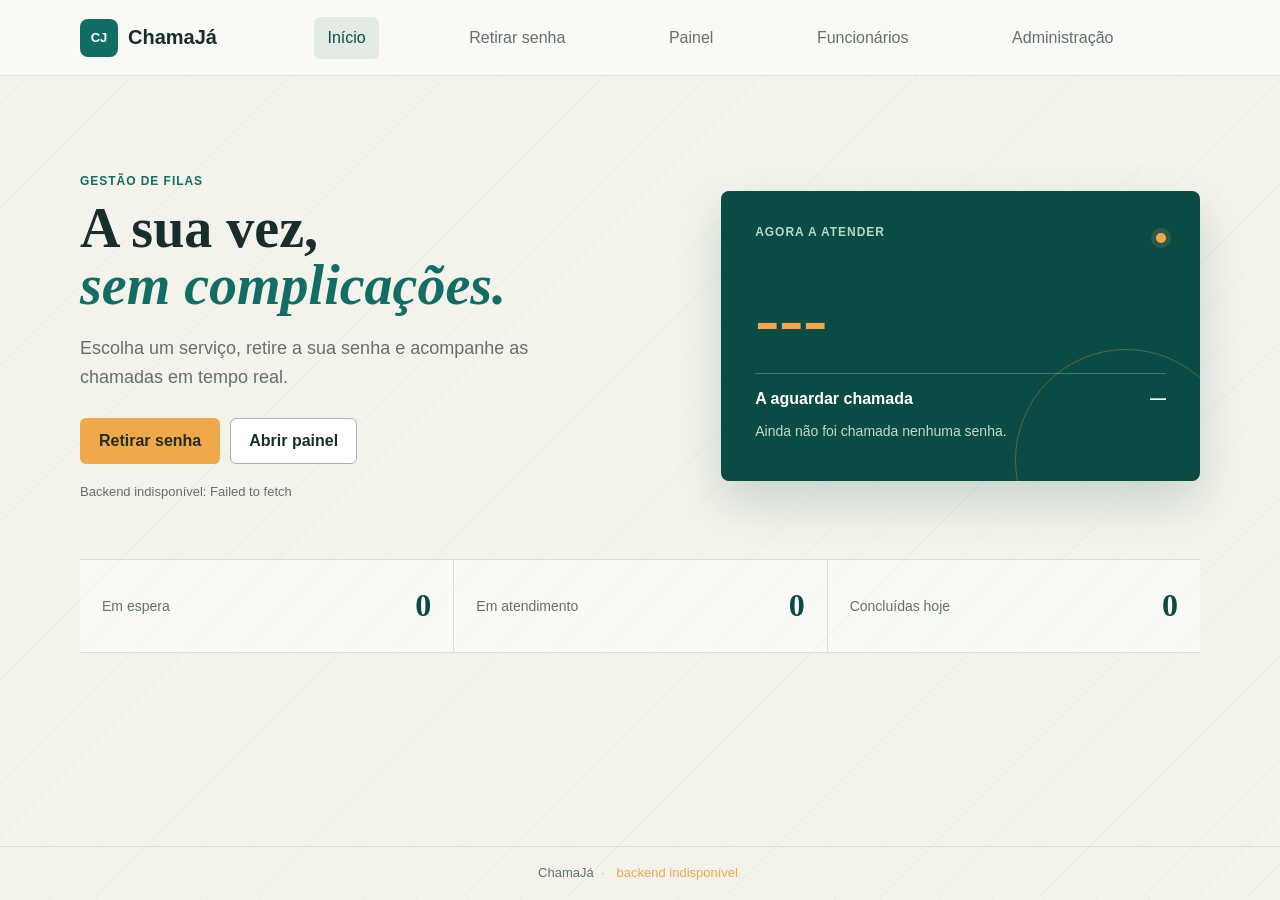
<file: index.html>
<!doctype html>
<html lang="pt-PT">
<head>
  <meta charset="utf-8">
  <meta name="viewport" content="width=device-width, initial-scale=1">
  <meta name="theme-color" content="#f3f7f4">
  <title>ChamaJá | Senhas</title>
  <link href="assets/css/style.css" rel="stylesheet">
</head>
<body>
  <header class="topbar">
    <button class="brand" type="button" data-view="home" aria-label="ChamaJá, início"><span class="brand-mark">CJ</span><span>ChamaJá</span></button>
    <nav class="main-nav" aria-label="Navegação principal">
      <button class="nav-button active" type="button" data-view="home" aria-pressed="true">Início</button>
      <button class="nav-button" type="button" data-view="emit" aria-pressed="false">Retirar senha</button>
      <button class="nav-button" type="button" data-view="panel" aria-pressed="false">Painel</button>
      <a class="nav-button" href="funcionarios.html">Funcionários</a>
      <a class="nav-button" href="admin.html">Administração</a>
    </nav>
  </header>

  <main class="page-shell">
    <section class="view" id="view-home">
      <div class="home-grid">
        <div class="home-copy">
          <p class="eyebrow">Gestão de filas</p>
          <h1>A sua vez,<br><span>sem complicações.</span></h1>
          <p class="intro">Escolha um serviço, retire a sua senha e acompanhe as chamadas em tempo real.</p>
          <div class="home-actions">
            <button class="button button-primary" type="button" data-view="emit">Retirar senha</button>
            <button class="button button-outline" type="button" data-view="panel">Abrir painel</button>
          </div>
          <p class="local-note" id="connection-status">Modo local: os dados ficam guardados neste navegador.</p>
        </div>
        <aside class="current-box" aria-label="Atendimento atual" aria-live="polite">
          <div class="box-heading"><span class="eyebrow">AGORA A ATENDER</span><span class="live-dot" aria-hidden="true"></span></div>
          <strong class="current-number" id="home-current">---</strong>
          <div class="counter-line"><span id="home-service">A aguardar chamada</span><span id="home-counter">—</span></div>
          <p class="current-hint" id="home-hint">Ainda não foi chamada nenhuma senha.</p>
        </aside>
      </div>

      <section class="stats-row" aria-label="Resumo da fila">
        <div class="stat"><span>Em espera</span><strong id="home-waiting">0</strong></div>
        <div class="stat"><span>Em atendimento</span><strong id="home-serving">0</strong></div>
        <div class="stat"><span>Concluídas hoje</span><strong id="home-done">0</strong></div>
      </section>
    </section>

    <section class="view" id="view-emit" hidden>
      <div class="section-heading">
        <p class="eyebrow">Nova senha</p>
        <h2>Que serviço procura?</h2>
        <p>Selecione um serviço para entrar na fila.</p>
      </div>
      <label class="priority-toggle" for="priority-ticket">
        <input id="priority-ticket" type="checkbox">
        <span>Atendimento prioritário</span>
      </label>
      <div class="service-grid" id="service-list"></div>
      <div class="ticket-result" id="ticket-result" aria-live="polite" hidden>
        <p class="eyebrow">Senha emitida</p>
        <strong id="ticket-number">---</strong>
        <p id="ticket-detail"></p>
        <p id="ticket-photo-reminder" class="ticket-photo-reminder" hidden>Tire uma foto da senha para não a perder.</p>
        <button class="button button-outline" type="button" data-view="emit">Retirar outra senha</button>
      </div>
    </section>

    <section class="view" id="view-panel" hidden>
      <div class="section-heading panel-heading">
        <div><p class="eyebrow">Em direto neste navegador</p><h2>Painel de chamadas</h2></div>
        <span class="updated-label" id="panel-status">Atualização automática</span>
      </div>
      <div class="panel-grid">
        <section class="panel-current" aria-live="polite">
          <span class="eyebrow">Senha atual</span>
          <strong class="panel-number" id="panel-current">---</strong>
          <span class="panel-service" id="panel-service">A aguardar chamada</span>
          <span class="panel-counter" id="panel-counter">—</span>
        </section>
        <section class="recent-list">
          <h3>Últimas chamadas</h3>
          <div id="recent-tickets" class="recent-items"></div>
        </section>
      </div>
    </section>

  </main>

  <footer class="page-footer">ChamaJá <span>·</span> <span id="footer-mode">modo local</span></footer>

  <script src="assets/js/backend-config.js"></script>
  <script>
    const storageKey = 'chamaja-local-v1';
    let services = [
      { id: 'tesouraria', name: 'Tesouraria', prefix: 'T', description: 'Pagamentos, faturas e assuntos financeiros.' },
      { id: 'suporte', name: 'Suporte Técnico', prefix: 'S', description: 'Equipamentos, acessos e apoio técnico.' },
      { id: 'secretaria', name: 'Secretaria', prefix: 'SE', description: 'Documentos e assuntos administrativos.' },
      { id: 'geral', name: 'Atendimento Geral', prefix: 'A', description: 'Informações e encaminhamento.' }
    ];
    const backendConfig = window.CHAMAJA_BACKEND || {};
    const backendUrl = String(backendConfig.supabaseUrl || '').replace(/\/$/, '');
    const backendKey = String(backendConfig.supabaseAnonKey || '');
    const backendEnabled = Boolean(backendUrl && backendKey);
    let memoryData = { tickets: [] };
    let lastIssued = null;
    let accessToken = '';

    function apiHeaders(token = accessToken) {
      return {
        apikey: backendKey,
        Authorization: `Bearer ${token || backendKey}`,
        'Content-Type': 'application/json'
      };
    }

    async function backendRequest(path, options = {}) {
      const response = await fetch(`${backendUrl}${path}`, {
        method: options.method || 'GET',
        headers: { ...apiHeaders(options.token), ...(options.headers || {}) },
        body: options.body === undefined ? undefined : JSON.stringify(options.body)
      });
      const text = await response.text();
      let result = null;
      try { result = text ? JSON.parse(text) : null; } catch { result = text; }
      if (!response.ok) {
        throw new Error(result?.message || result?.msg || result?.hint || 'Não foi possível contactar o backend.');
      }
      return result;
    }

    async function backendRpc(name, parameters = {}) {
      return backendRequest(`/rest/v1/rpc/${name}`, { method: 'POST', body: parameters });
    }

    function waitingTicketsForService(serviceId) {
      return data.tickets
        .filter(ticket => ticket.serviceId === serviceId && ticket.state === 'waiting')
        .sort((a, b) => Number(Boolean(b.priority)) - Number(Boolean(a.priority)) || a.createdAt - b.createdAt);
    }

    function priorityFirst(list) {
      return [...list].sort((a, b) => Number(Boolean(b.priority)) - Number(Boolean(a.priority)) || a.createdAt - b.createdAt);
    }

    function mapRemoteTicket(ticket) {
      const serviceId = ticket.service_id;
      const serviceRelation = Array.isArray(ticket.services) ? ticket.services[0] : ticket.services;
      const counterRelation = Array.isArray(ticket.counters) ? ticket.counters[0] : ticket.counters;
      const service = services.find(item => item.id === serviceId);
      return {
        id: ticket.id,
        number: ticket.number,
        callerName: ticket.caller_name || '',
        serviceId,
        serviceName: serviceRelation?.name || service?.name || 'Serviço',
        state: ticket.state,
        priority: Boolean(ticket.priority),
        createdAt: Date.parse(ticket.created_at),
        updatedAt: Date.parse(ticket.updated_at),
        calledAt: ticket.called_at ? Date.parse(ticket.called_at) : null,
        counterId: ticket.counter_id,
        attendantId: ticket.attendant_id,
        counterName: counterRelation?.name || 'Balcão 1'
      };
    }

    async function refreshRemoteData() {
      const remoteServices = await backendRequest('/rest/v1/services?select=id,name,prefix,description,active&active=eq.true&order=position.asc');
      services = remoteServices;
      const ticketDay = new Date().toISOString().slice(0, 10);
      let remoteTickets;
      try {
        remoteTickets = await backendRequest(`/rest/v1/tickets?select=id,number,caller_name,service_id,counter_id,attendant_id,state,priority,created_at,updated_at,called_at,services(name),counters(name)&ticket_day=eq.${ticketDay}&order=created_at.desc&limit=250`);
      } catch (error) {
        if (!/priority|caller_name|column.*does not exist|does not exist/i.test(error.message || '')) {
          throw error;
        }
        remoteTickets = await backendRequest(`/rest/v1/tickets?select=id,number,service_id,counter_id,attendant_id,state,created_at,updated_at,called_at,services(name),counters(name)&ticket_day=eq.${ticketDay}&order=created_at.desc&limit=250`);
      }
      data = { tickets: remoteTickets.map(mapRemoteTicket) };
      render();
      setText('connection-status', 'Fila online: dados partilhados entre dispositivos.');
      setText('footer-mode', 'backend online');
      setText('panel-status', 'Atualizado automaticamente');
    }

    function loadData() {
      try {
        const saved = localStorage.getItem(storageKey);
        if (!saved) return memoryData;
        const parsed = JSON.parse(saved);
        return parsed && Array.isArray(parsed.tickets) ? parsed : memoryData;
      } catch {
        return memoryData;
      }
    }

    let data = loadData();

    function saveData() {
      memoryData = data;
      try {
        localStorage.setItem(storageKey, JSON.stringify(data));
      } catch {
        actionMessage = 'O navegador não permite guardar os dados entre sessões.';
      }
      render();
    }

    function activeTicket() {
      return data.tickets
        .filter(ticket => ticket.state === 'called' || ticket.state === 'serving')
        .sort((a, b) => b.calledAt - a.calledAt)[0] || null;
    }

    function setText(id, value) {
      document.getElementById(id).textContent = value;
    }

    function setTicketDisplay(id, ticket) {
      const target = document.getElementById(id);
      const usesName = Boolean(ticket?.callerName);
      target.textContent = ticket ? (ticket.callerName || ticket.number) : '---';
      target.classList.toggle('caller-name-display', usesName);
    }

    function renderServices() {
      const list = document.getElementById('service-list');
      list.replaceChildren();
      for (const service of services) {
        const waiting = waitingTicketsForService(service.id).length;
        const button = document.createElement('button');
        button.className = 'service-card';
        button.type = 'button';
        button.dataset.service = service.id;
        const title = document.createElement('strong');
        title.textContent = service.name;
        const description = document.createElement('span');
        description.textContent = service.description;
        const count = document.createElement('small');
        count.textContent = `${waiting} ${waiting === 1 ? 'pessoa' : 'pessoas'} em espera`;
        button.append(title, description, count);
        list.append(button);
      }
      applyServiceGridLayout();
    }

    function applyServiceGridLayout() {
      const list = document.getElementById('service-list');
      const width = window.innerWidth;
      const compact = services.length >= 5;
      const dense = services.length >= 9;

      list.classList.toggle('service-grid-compact', compact);
      list.classList.toggle('service-grid-dense', dense);

      if (width <= 460) {
        list.style.gridTemplateColumns = 'repeat(2, minmax(0, 1fr))';
      } else if (width <= 760) {
        list.style.gridTemplateColumns = 'repeat(3, minmax(0, 1fr))';
      } else if (dense) {
        list.style.gridTemplateColumns = 'repeat(4, minmax(0, 1fr))';
      } else if (compact) {
        list.style.gridTemplateColumns = 'repeat(3, minmax(0, 1fr))';
      } else {
        list.style.gridTemplateColumns = 'repeat(2, minmax(0, 1fr))';
      }

      const height = window.innerHeight;
      let cardHeight;

      if (height <= 700) {
        cardHeight = '58px';
      } else if (height <= 850) {
        cardHeight = dense ? '68px' : compact ? '74px' : '92px';
      } else {
        cardHeight = dense ? '78px' : compact ? '92px' : '112px';
      }
      for (const card of list.querySelectorAll('.service-card')) {
        card.style.minHeight = cardHeight;
        card.style.padding = dense ? '11px' : compact ? '14px' : '20px';
      }
    }

    function render() {
      const active = activeTicket();
      const waiting = data.tickets.filter(ticket => ticket.state === 'waiting').length;
      const serving = data.tickets.filter(ticket => ticket.state === 'serving').length;
      const today = new Date().toDateString();
      const done = data.tickets.filter(ticket => ticket.state === 'done' && new Date(ticket.updatedAt).toDateString() === today).length;

      setTicketDisplay('home-current', active);
      setText('home-service', active ? active.serviceName : 'A aguardar chamada');
      setText('home-counter', active ? active.counterName : '—');
      setText('home-hint', active ? (active.state === 'serving' ? 'Atendimento em curso.' : 'Dirija-se ao balcão indicado.') : 'Ainda não foi chamada nenhuma senha.');
      setText('home-waiting', String(waiting));
      setText('home-serving', String(serving));
      setText('home-done', String(done));

      setTicketDisplay('panel-current', active);
      setText('panel-service', active ? active.serviceName : 'A aguardar chamada');
      setText('panel-counter', active ? active.counterName : '—');
      const recent = data.tickets.filter(ticket => ticket.calledAt).sort((a, b) => b.calledAt - a.calledAt).slice(0, 5);
      const recentList = document.getElementById('recent-tickets');
      recentList.replaceChildren();
      if (!recent.length) {
        const empty = document.createElement('p');
        empty.className = 'empty-state';
        empty.textContent = 'Ainda não existem chamadas.';
        recentList.append(empty);
      } else {
        for (const ticket of recent) {
          const row = document.createElement('div');
          row.className = 'recent-row';
          const number = document.createElement('strong');
          number.textContent = ticket.callerName || ticket.number;
          const label = document.createElement('span');
          label.textContent = `${ticket.serviceName} · ${ticket.counterName || 'Balcão 1'}`;
          row.append(number, label);
          recentList.append(row);
        }
      }

      renderServices();
    }

    function showView(name) {
      document.body.classList.toggle('emit-view-active', name === 'emit');
      for (const view of document.querySelectorAll('.view')) {
        view.hidden = view.id !== `view-${name}`;
      }
      for (const button of document.querySelectorAll('.nav-button')) {
        const selected = button.dataset.view === name;
        button.classList.toggle('active', selected);
        button.setAttribute('aria-pressed', String(selected));
      }
      if (name === 'emit') {
        document.getElementById('ticket-result').hidden = !lastIssued;
      }
    }

    document.addEventListener('click', async event => {
      const nav = event.target.closest('[data-view]');
      if (nav) {
        showView(nav.dataset.view);
        return;
      }

      const serviceButton = event.target.closest('[data-service]');
      if (serviceButton) {
        const service = services.find(item => item.id === serviceButton.dataset.service);
        if (!service) return;
        const priority = document.getElementById('priority-ticket').checked;
        const callerName = '';
        const photoReminder = document.getElementById('ticket-photo-reminder');
        photoReminder.hidden = true;
        if (backendEnabled) {
          const ahead = waitingTicketsForService(service.id).length;
          try {
            let result;
            try {
              result = await backendRpc('emit_ticket', {
                p_service_id: service.id,
                p_priority: priority
              });
            } catch (error) {
              if (!/p_priority|priority|function.*emit_ticket|does not exist/i.test(error.message || '')) {
                throw error;
              }
              result = await backendRpc('emit_ticket', { p_service_id: service.id });
            }
            const remoteTicket = Array.isArray(result) ? result[0] : result;
            lastIssued = mapRemoteTicket(remoteTicket);
            setText('ticket-number', lastIssued.number);
            setText('ticket-detail', `${service.name}${priority ? ' · Prioridade' : ''} · ${ahead} ${ahead === 1 ? 'pessoa à sua frente' : 'pessoas à sua frente'}.`);
            document.getElementById('ticket-result').hidden = false;
            photoReminder.hidden = false;
            await refreshRemoteData();
          } catch (error) {
            setText('ticket-number', '—');
            setText('ticket-detail', error.message);
            document.getElementById('ticket-result').hidden = false;
          }
          return;
        }
        const waitingInService = waitingTicketsForService(service.id);
        const previous = waitingInService.reduce((max, ticket) => Math.max(max, Number(String(ticket.number).slice(service.prefix.length)) || 0), 0);
        const ticket = {
          id: `${Date.now()}-${Math.random()}`,
          number: service.prefix + String(previous + 1).padStart(3, '0'),
          serviceId: service.id,
          serviceName: service.name,
          state: 'waiting',
          priority,
          createdAt: Date.now(),
          updatedAt: Date.now(),
          calledAt: null
        };
        data.tickets.push(ticket);
        data.tickets = priorityFirst(data.tickets);
        lastIssued = ticket;
        setText('ticket-number', ticket.number);
        const ahead = waitingTicketsForService(service.id).filter(item => item.createdAt < ticket.createdAt || (item.priority && !ticket.priority)).length;
        setText('ticket-detail', `${service.name}${priority ? ' · Prioridade' : ''} · ${ahead} ${ahead === 1 ? 'pessoa à sua frente' : 'pessoas à sua frente'}.`);
        document.getElementById('ticket-result').hidden = false;
        photoReminder.hidden = false;
        saveData();
        return;
      }

    });

    window.addEventListener('storage', event => {
      if (event.key === storageKey) {
        data = loadData();
        render();
      }
    });

    render();
    if (backendEnabled) {
      setText('connection-status', 'A ligar à fila partilhada…');
      setText('footer-mode', 'a ligar ao backend');
      refreshRemoteData().catch(error => {
        setText('connection-status', `Backend indisponível: ${error.message}`);
        setText('footer-mode', 'backend indisponível');
        setText('panel-status', 'Sem ligação ao backend');
      });
      window.setInterval(() => {
        refreshRemoteData().catch(error => {
          setText('panel-status', 'Ligação interrompida');
          setText('connection-status', `Backend indisponível: ${error.message}`);
        });
      }, 5000);
    }

    window.addEventListener('resize', () => {
      applyServiceGridLayout();
    });
  </script>
</body>
</html>
</file>
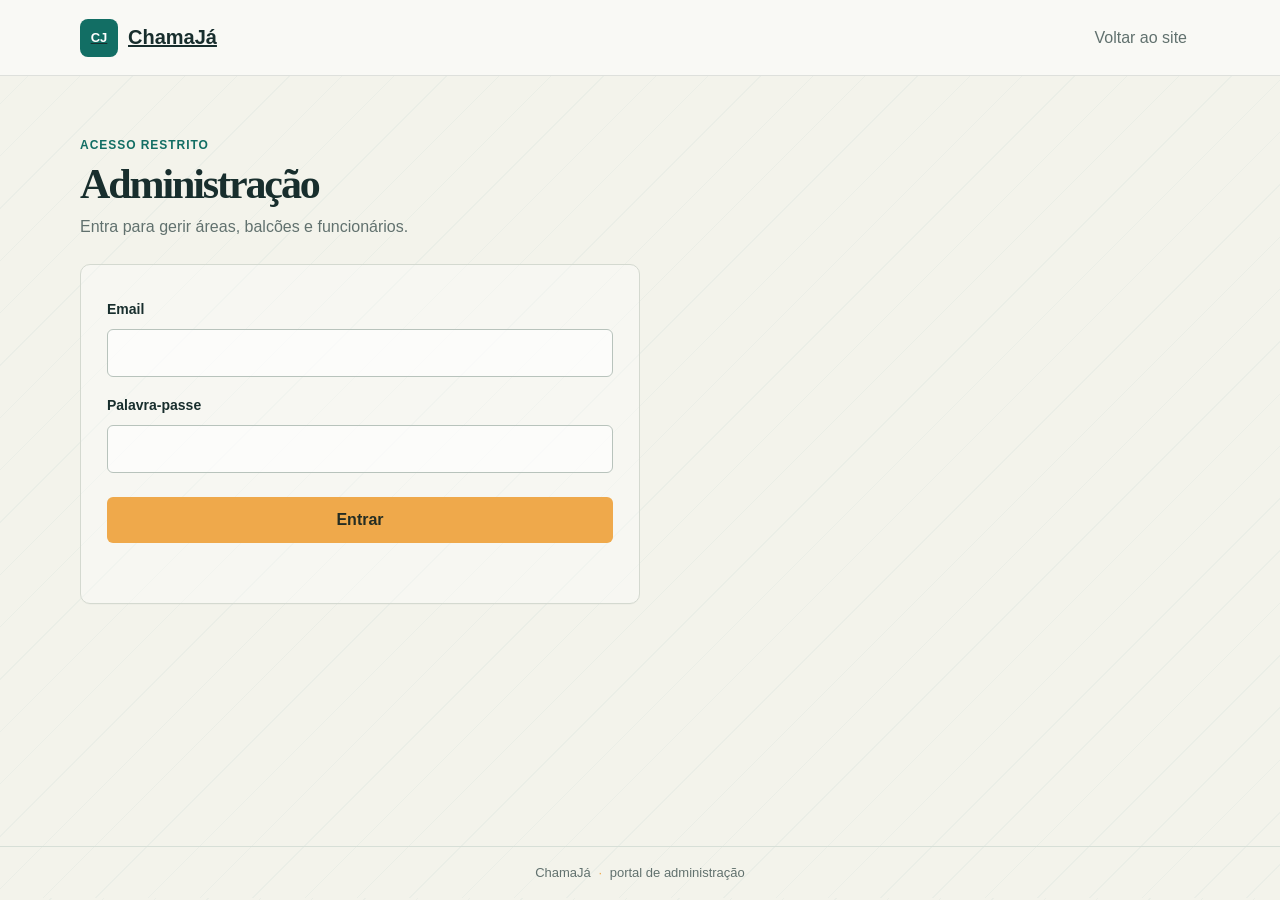
<file: admin.html>
<!doctype html>
<html lang="pt-PT">
<head>
  <meta charset="utf-8">
  <meta name="viewport" content="width=device-width, initial-scale=1">
  <meta name="theme-color" content="#f3f3eb">
  <title>ChamaJá | Administração</title>
  <link href="assets/css/style.css" rel="stylesheet">
</head>
<body>
  <header class="topbar">
    <a class="brand" href="index.html"><span class="brand-mark">CJ</span><span>ChamaJá</span></a>
    <a class="nav-button" href="index.html">Voltar ao site</a>
  </header>

  <main class="page-shell">
    <section id="admin-login-view">
      <div class="section-heading">
        <p class="eyebrow">Acesso restrito</p>
        <h1 class="portal-title">Administração</h1>
        <p>Entra para gerir áreas, balcões e funcionários.</p>
      </div>
      <form class="staff-login" id="admin-login-form">
        <label for="admin-login-email">Email</label>
        <input id="admin-login-email" name="email" type="email" autocomplete="username" required>
        <label for="admin-login-password">Palavra-passe</label>
        <input id="admin-login-password" name="password" type="password" autocomplete="current-password" required>
        <button class="button button-primary" id="admin-login-submit" type="submit">Entrar</button>
        <p class="action-message" id="admin-login-message" aria-live="polite"></p>
      </form>
    </section>

    <section id="admin-view" hidden>
      <div class="section-heading">
        <p class="eyebrow">Gestão do sistema</p>
        <div class="staff-heading-row"><h1 class="portal-title" id="admin-name">Administração</h1><button class="button button-outline" id="admin-logout" type="button">Terminar sessão</button></div>
        <p>Cria áreas de atendimento e associa-lhes balcões e funcionários.</p>
      </div>

      <section class="admin-section">
        <h2>Senhas de atendimento</h2>
        <div class="form-actions">
          <button class="button button-outline" id="ticket-reset-submit" type="button">Reiniciar todas as senhas</button>
          <p class="action-message" id="ticket-reset-message" aria-live="polite"></p>
        </div>
      </section>

      <section class="admin-section">
        <h2>Áreas</h2>
        <form class="admin-form admin-area-form" id="area-form">
          <div class="form-field area-name-field">
            <label for="area-name">Nome da área</label>
            <input id="area-name" name="name" maxlength="80" placeholder="Ex.: Recursos Humanos" required>
          </div>
          <div class="form-field area-prefix-field">
            <label for="area-prefix">Prefixo</label>
            <input id="area-prefix" name="prefix" maxlength="4" pattern="[A-Za-z0-9]{1,4}" placeholder="Ex.: RH" required>
          </div>
          <div class="form-field area-description-field">
            <label for="area-description">Descrição</label>
            <input id="area-description" name="description" maxlength="240" placeholder="Contratos e assuntos de pessoal">
          </div>
          <div class="form-actions">
            <button class="button button-primary" type="submit">Adicionar área</button>
            <p class="action-message" id="area-message" aria-live="polite"></p>
          </div>
        </form>
        <div class="admin-list" id="area-list" aria-live="polite"></div>
      </section>

      <section class="admin-section">
        <h2>Balcões</h2>
        <form class="admin-form" id="counter-form">
          <label for="counter-name">Nome do balcão</label>
          <input id="counter-name" name="name" maxlength="80" placeholder="Ex.: Balcão 5" required>
          <label for="counter-services">Áreas</label>
          <select id="counter-services" name="service_ids" multiple size="4" required></select>
          <label class="counter-priority-field" for="counter-priority">
            <input id="counter-priority" name="priority_enabled" type="checkbox" value="true">
            <span>Permitir atendimento prioritário</span>
          </label>
          <button class="button button-primary" type="submit">Adicionar balcão</button>
          <p class="action-message" id="counter-message" aria-live="polite"></p>
        </form>
        <div class="admin-list" id="counter-list" aria-live="polite"></div>
      </section>

      <section class="admin-section">
        <h2>Funcionários</h2>
        <form class="admin-form admin-employee-form" id="employee-form">
          <div class="form-field">
            <label for="employee-name">Nome</label>
            <input id="employee-name" name="full_name" maxlength="120" required>
          </div>
          <div class="form-field">
            <label for="employee-email">Email de acesso</label>
            <input id="employee-email" name="email" type="email" autocomplete="off" required>
          </div>
          <div class="form-field">
            <label for="employee-password">Palavra-passe inicial</label>
            <input id="employee-password" name="password" type="password" minlength="8" autocomplete="new-password" required>
          </div>
          <div class="form-field">
            <label for="employee-counter">Balcão e área</label>
            <select id="employee-counter" name="counter_id" required></select>
          </div>
          <div class="form-actions">
            <button class="button button-primary" id="employee-submit" type="submit">Adicionar funcionário</button>
            <p class="action-message" id="employee-message" aria-live="polite"></p>
          </div>
        </form>
        <div class="admin-list" id="employee-list" aria-live="polite"></div>
      </section>

    </section>
  </main>

  <footer class="page-footer">ChamaJá <span>·</span> portal de administração</footer>

  <script src="assets/js/backend-config.js?v=6"></script>
  <script src="assets/js/admin.js?v=7"></script>
</body>
</html>
</file>
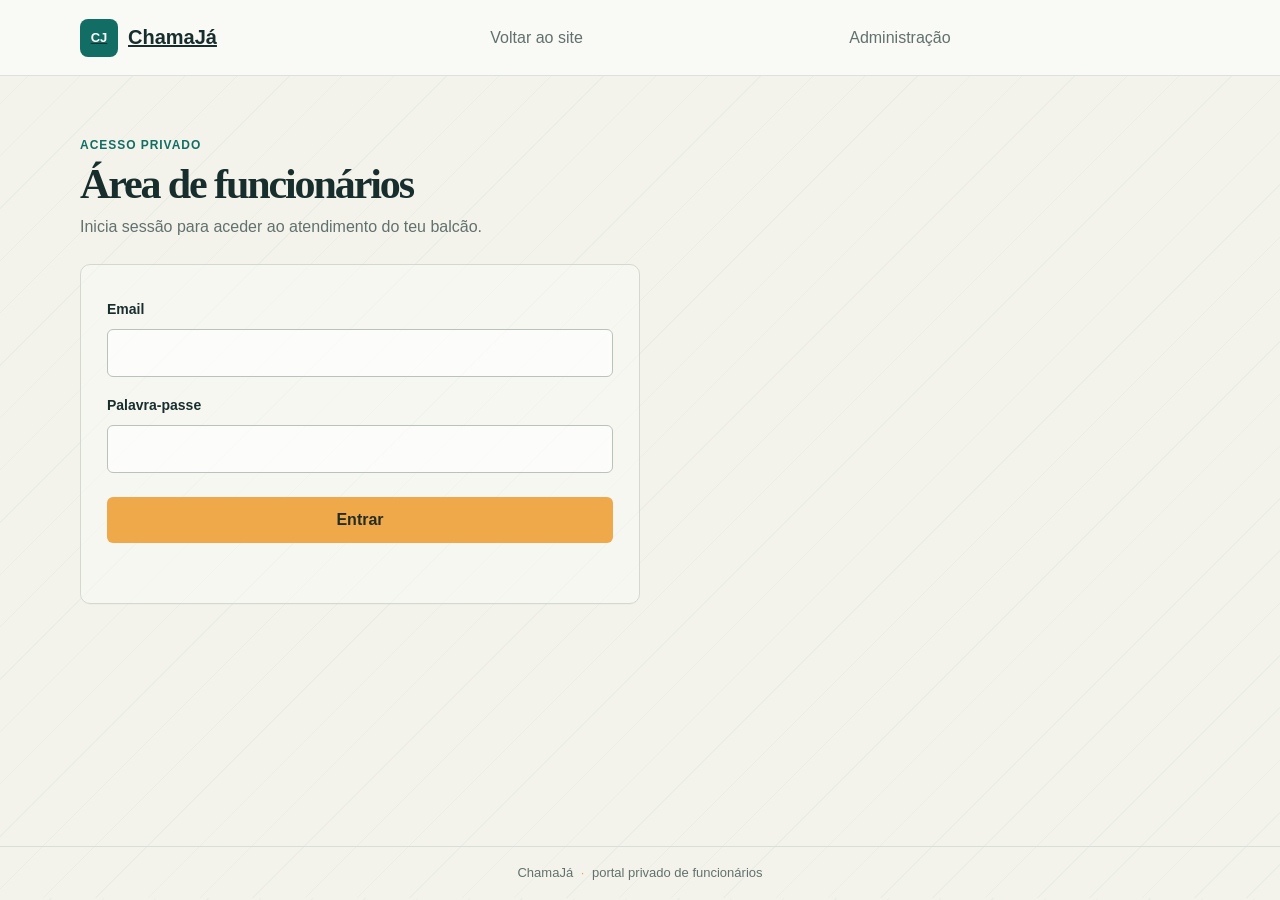
<file: funcionarios.html>
<!doctype html>
<html lang="pt-PT">
<head>
  <meta charset="utf-8">
  <meta name="viewport" content="width=device-width, initial-scale=1">
  <meta name="theme-color" content="#f3f3eb">
  <title>ChamaJá | Funcionários</title>
  <link href="assets/css/style.css" rel="stylesheet">
</head>
<body>
  <header class="topbar">
    <a class="brand" href="index.html"><span class="brand-mark">CJ</span><span>ChamaJá</span></a>
    <nav class="main-nav" aria-label="Navegação">
      <a class="nav-button" href="index.html">Voltar ao site</a>
      <a class="nav-button" href="admin.html">Administração</a>
    </nav>
  </header>

  <main class="page-shell">
    <section id="login-view">
      <div class="section-heading">
        <p class="eyebrow">Acesso privado</p>
        <h1 class="portal-title">Área de funcionários</h1>
        <p>Inicia sessão para aceder ao atendimento do teu balcão.</p>
      </div>
      <form class="staff-login" id="login-form">
        <label for="login-email">Email</label>
        <input id="login-email" name="email" type="email" autocomplete="username" required>
        <label for="login-password">Palavra-passe</label>
        <input id="login-password" name="password" type="password" autocomplete="current-password" required>
        <button class="button button-primary" id="login-submit" type="submit">Entrar</button>
        <p class="action-message" id="login-message" aria-live="polite"></p>
      </form>
    </section>

    <section id="staff-view" hidden>
      <div class="section-heading">
        <p class="eyebrow">Atendimento privado</p>
        <div class="staff-heading-row"><h1 class="portal-title" id="staff-name">Atendimento</h1><button class="button button-outline" id="logout" type="button">Terminar sessão</button></div>
        <p id="staff-assignment"></p>
      </div>
      <div class="staff-layout">
        <section class="staff-current" aria-live="polite">
          <span class="eyebrow">Senha em curso</span>
          <strong class="panel-number" id="current-ticket">---</strong>
          <span id="current-service">Não há atendimento em curso.</span>
          <span class="panel-counter" id="current-status"></span>
        </section>
        <section class="staff-actions" aria-label="Ações de atendimento">
          <p class="queue-count" id="queue-count">A carregar fila…</p>
          <button class="button button-primary" id="call-next" type="button">Chamar próxima</button>
          <button class="button button-outline" id="start-service" type="button">Iniciar atendimento</button>
          <button class="button button-outline" id="finish-service" type="button">Concluir</button>
          <button class="button button-danger" id="mark-absent" type="button">Marcar ausência</button>
          <div class="transfer-ticket-field">
            <label for="transfer-counter">Reencaminhar senha atual</label>
            <select id="transfer-counter" aria-label="Balcão de destino"></select>
            <button class="button button-outline" id="transfer-ticket" type="button">Reencaminhar</button>
          </div>
          <p class="action-message" id="action-message" aria-live="polite"></p>
        </section>
      </div>
      <section class="recent-list staff-recent">
        <h2>Todas as senhas</h2>
        <div class="ticket-table-wrap">
          <table class="ticket-table">
            <thead><tr><th>Senha</th><th>Serviço</th><th>Estado</th><th>Emissão</th><th>Balcão</th><th>Ação</th></tr></thead>
            <tbody id="all-tickets"></tbody>
          </table>
        </div>
      </section>
      <section class="recent-list staff-recent">
        <h2>Últimas chamadas</h2>
        <div id="recent-tickets" class="recent-items"></div>
      </section>
    </section>
  </main>

  <footer class="page-footer">ChamaJá <span>·</span> portal privado de funcionários</footer>

  <script src="assets/js/backend-config.js"></script>
  <script src="assets/js/staff.js?v=7"></script>
</body>
</html>
</file>
<file: assets/css/style.css>
:root {
  color-scheme: light;
  --ink: #182e2d;
  --muted: #61716e;
  --teal: #126e64;
  --teal-dark: #0a4b45;
  --orange: #efa94b;
  --paper: #f3f3eb;
  --line: #d7dfd7;
  --white: #fff;
}

* { box-sizing: border-box; }
[hidden] { display: none !important; }

body {
  min-width: 320px;
  margin: 0;
  color: var(--ink);
  background-color: var(--paper);
  background-image: repeating-linear-gradient(135deg, transparent 0 36px, rgba(18, 110, 100, .035) 36px 37px);
  font-family: "Segoe UI", Tahoma, sans-serif;
}

button { font: inherit; }
button:focus-visible, a:focus-visible { outline: 3px solid var(--orange); outline-offset: 3px; }

.topbar {
  min-height: 76px;
  padding: 12px max(24px, calc((100vw - 1120px) / 2));
  display: flex;
  align-items: center;
  justify-content: space-between;
  gap: 24px;
  border-bottom: 1px solid rgba(24, 46, 45, .12);
  background: rgba(250, 250, 246, .96);
}

.brand { display: inline-flex; align-items: center; gap: 10px; padding: 0; border: 0; color: var(--ink); background: transparent; font-size: 20px; font-weight: 800; cursor: pointer; }
.brand-mark { display: grid; width: 38px; aspect-ratio: 1; place-items: center; border-radius: 8px; color: white; background: var(--teal); font-size: 13px; }
.main-nav { display: flex; flex: 1; align-items: center; justify-content: space-evenly; gap: 4px; }
.nav-button, .text-button { border: 0; color: var(--muted); background: transparent; cursor: pointer; }
.nav-button {
  min-height: 42px;
  padding: 0 13px;
  display: inline-flex;
  align-items: center;
  justify-content: center;
  border-radius: 6px;
  line-height: 1.2;
  text-decoration: none;
  vertical-align: middle;
}
.nav-button:hover, .nav-button.active { color: var(--teal-dark); background: #e4ebe4; }

.page-shell { width: min(1120px, calc(100% - 48px)); min-height: calc(100vh - 130px); margin: 0 auto; padding: 62px 0 48px; }
.home-grid { display: grid; grid-template-columns: 1.1fr .9fr; align-items: center; gap: 56px; padding: 36px 0 48px; }
.eyebrow { margin: 0 0 12px; color: var(--teal); font-size: 12px; font-weight: 800; letter-spacing: .08em; text-transform: uppercase; }
h1, h2, h3, p { margin-top: 0; }
h1 { margin-bottom: 20px; font-family: Georgia, "Times New Roman", serif; font-size: 56px; font-weight: 700; line-height: 1.02; }
.portal-title {
  margin-bottom: 14px;
  font-size: clamp(3.4rem, 5vw, 6rem);
  line-height: .96;
  letter-spacing: -.05em;
}
.section-heading {
  margin-bottom: 26px;
}
.section-heading > p:last-child {
  margin-bottom: 0;
}
h1 span { color: var(--teal); font-style: italic; }
.intro { max-width: 530px; margin-bottom: 26px; color: var(--muted); font-size: 18px; line-height: 1.6; }
.home-actions { display: flex; flex-wrap: wrap; gap: 10px; }
.priority-toggle { display: inline-flex; align-items: center; gap: 8px; margin: 0 0 18px; color: var(--ink); font-weight: 700; }
.priority-toggle input { width: 16px; height: 16px; }
.caller-name-field { display: grid; width: min(100%, 520px); gap: 7px; margin: 0 0 18px; }
.caller-name-field label { font-weight: 700; }
.caller-name-field input { min-height: 44px; padding: 0 12px; border: 1px solid #aebdb6; border-radius: 5px; color: var(--ink); background: white; font: inherit; }
.caller-name-field small { color: var(--muted); line-height: 1.4; }
.button { min-height: 46px; padding: 0 18px; border: 1px solid transparent; border-radius: 6px; font-weight: 700; cursor: pointer; transition: background-color 140ms ease, border-color 140ms ease, transform 140ms ease; }
.button:hover:not(:disabled) { transform: translateY(-1px); }
.button:disabled { opacity: .46; cursor: not-allowed; }
.button-primary { color: #242d23; background: var(--orange); }
.button-primary:hover:not(:disabled) { background: #e79a33; }
.button-outline { border-color: #9eb4b1; color: var(--ink); background: white; }
.button-outline:hover:not(:disabled) { border-color: var(--teal); background: #f2f8f6; }
.button-danger { border-color: #e2b9ae; color: #913f2f; background: #fff8f5; }
.button-danger:hover:not(:disabled) { background: #fcebe5; }
.local-note { margin: 20px 0 0; color: var(--muted); font-size: 13px; }

.current-box, .panel-current, .staff-current { padding: 28px; border: 1px solid var(--line); border-radius: 8px; background: var(--white); }
.current-box { position: relative; min-height: 290px; overflow: hidden; padding: 34px; border: 0; color: white; background: var(--teal-dark); box-shadow: 0 20px 46px rgba(10, 75, 69, .18); }
.current-box::after { position: absolute; right: -37px; bottom: -90px; width: 220px; height: 220px; border: 1px solid rgba(239, 169, 75, .32); border-radius: 50%; content: ""; }
.current-box .eyebrow { color: #b7d9ca; }
.box-heading { display: flex; align-items: center; justify-content: space-between; }
.live-dot { width: 10px; height: 10px; border-radius: 50%; background: var(--orange); box-shadow: 0 0 0 5px rgba(239, 169, 75, .15); }
.current-number { position: relative; z-index: 1; display: block; margin: 32px 0 18px; color: var(--orange); font-family: Georgia, "Times New Roman", serif; font-size: 72px; line-height: 1; }
.current-number.caller-name-display, .panel-number.caller-name-display { max-width: 100%; overflow-wrap: anywhere; font-family: inherit; font-size: 36px; line-height: 1.15; }
.counter-line { position: relative; z-index: 1; display: flex; justify-content: space-between; gap: 12px; padding-top: 16px; border-top: 1px solid rgba(255, 255, 255, .23); font-weight: 700; }
.current-hint { position: relative; z-index: 1; margin: 15px 0 0; color: #c4d7d0; font-size: 14px; }
.stats-row { display: grid; grid-template-columns: repeat(3, 1fr); margin-top: 12px; border-top: 1px solid var(--line); border-bottom: 1px solid var(--line); }
.stat { min-height: 92px; padding: 18px 22px; display: flex; align-items: center; justify-content: space-between; gap: 16px; background: rgba(255, 255, 255, .46); }
.stat + .stat { border-left: 1px solid var(--line); }
.stat span { color: var(--muted); font-size: 14px; }
.stat strong { color: var(--teal-dark); font-family: Georgia, "Times New Roman", serif; font-size: 32px; }

.section-heading { margin-bottom: 28px; }
.section-heading h2 { margin-bottom: 8px; font-size: 34px; }
.portal-title { margin-bottom: 14px; font-size: 42px; }
.section-heading > p:last-child { color: var(--muted); }
.service-grid { display: grid; grid-template-columns: repeat(2, minmax(0, 1fr)); gap: 12px; }
.service-card { min-height: 142px; padding: 20px; display: flex; flex-direction: column; align-items: flex-start; gap: 9px; border: 1px solid #91aa9f; border-bottom: 5px solid #668d7e; border-radius: 9px; color: var(--ink); background: linear-gradient(145deg, #f1f8f5 0%, #dfeee7 100%); text-align: left; cursor: pointer; box-shadow: 0 5px 0 #668d7e, 0 10px 18px rgba(35, 67, 60, .12); transform: translateY(0); transition: transform 180ms ease, box-shadow 180ms ease, border-color 180ms ease, background 180ms ease; }
.service-card:hover { border-color: #6f9a89; border-bottom-color: #47715f; background: linear-gradient(145deg, #eaf5ef 0%, #cfe5da 100%); box-shadow: 0 8px 0 #47715f, 0 15px 24px rgba(35, 67, 60, .17); transform: translateY(-3px); }
.service-card:focus-visible { border-color: var(--teal); outline: 3px solid rgba(18, 110, 100, .18); outline-offset: 3px; }
.service-card:active { border-bottom-width: 2px; box-shadow: 0 2px 0 #47715f, 0 5px 10px rgba(35, 67, 60, .14); transform: translateY(3px); }
.ticket-result { max-width: 520px; margin: 28px auto 0; padding: 26px; border: 1px solid #c5ddd3; border-radius: 8px; background: #edf7f1; text-align: center; }
.ticket-result strong { display: block; margin: 4px 0; color: var(--teal-dark); font-size: 56px; }
.ticket-result p:not(.eyebrow) { color: var(--muted); }

.panel-heading { display: flex; align-items: end; justify-content: space-between; gap: 20px; }
.panel-heading h2 { margin-bottom: 0; }
.updated-label { padding: 7px 10px; border-radius: 5px; color: #39704b; background: #e8f3e8; font-size: 13px; }
.panel-grid { display: grid; grid-template-columns: 1.25fr .75fr; gap: 16px; }
.panel-current { min-height: 330px; display: flex; flex-direction: column; align-items: center; justify-content: center; background: var(--teal-dark); color: white; text-align: center; }
.panel-current .eyebrow { color: #b7d9ca; }
.panel-number { display: block; color: var(--orange); font-family: Georgia, "Times New Roman", serif; font-size: 76px; line-height: 1.2; }
.panel-service { margin: 6px 0 14px; font-size: 20px; }
.panel-counter { color: #b7cfca; }
.recent-list { padding: 22px; border: 1px solid var(--line); border-radius: 8px; background: white; }
.recent-list h3 { margin-bottom: 16px; font-size: 18px; }
.recent-list h2 { margin-bottom: 16px; font-size: 24px; }
.recent-items { display: grid; gap: 8px; }
.recent-row { min-height: 54px; padding: 9px 11px; display: flex; align-items: center; justify-content: space-between; gap: 12px; border-bottom: 1px solid var(--line); }
.recent-row strong { color: var(--teal-dark); font-family: Georgia, "Times New Roman", serif; font-size: 20px; }
.recent-row span, .empty-state { color: var(--muted); font-size: 13px; }
.ticket-table-wrap { overflow-x: auto; }
.ticket-table { width: 100%; border-collapse: collapse; text-align: left; }
.ticket-table th, .ticket-table td { padding: 12px 10px; border-bottom: 1px solid var(--line); white-space: nowrap; }
.ticket-table thead th { color: var(--muted); font-size: 12px; text-transform: uppercase; }
.ticket-table tbody th { color: var(--teal-dark); font-family: Georgia, "Times New Roman", serif; font-size: 18px; }
.ticket-table tbody td { color: var(--ink); font-size: 14px; }
.ticket-table .empty-state { padding: 22px 10px; text-align: center; }
.staff-layout { display: grid; grid-template-columns: 1fr 1fr; gap: 16px; }
.staff-heading-row { display: flex; align-items: center; justify-content: space-between; gap: 16px; }
.staff-heading-row h2 { margin-bottom: 8px; }
.staff-login {
  width: min(100%, 560px);
  padding: 28px 26px 18px;
  display: grid;
  gap: 12px;
  border: 1px solid #d4d9d0;
  border-radius: 10px;
  background: rgba(255, 255, 255, .34);
  box-shadow: 0 1px 0 rgba(20, 35, 34, .02);
}
.staff-login label {
  margin-top: 8px;
  color: var(--ink);
  font-size: 14px;
  font-weight: 700;
}
.staff-login input {
  width: 100%;
  min-height: 48px;
  padding: 0 14px;
  border: 1px solid #b8c3bc;
  border-radius: 6px;
  color: var(--ink);
  background: rgba(255, 255, 255, .62);
  font: inherit;
}
.staff-login input:focus {
  border-color: var(--teal);
  outline: 2px solid rgba(18, 110, 100, .12);
}
.staff-login .button { margin-top: 12px; }
.staff-current { min-height: 290px; display: flex; flex-direction: column; align-items: center; justify-content: center; text-align: center; }
.staff-current > span:not(.eyebrow) { margin-top: 8px; color: var(--muted); }
.staff-actions { padding: 22px; border: 1px solid var(--line); border-radius: 8px; background: white; display: flex; flex-wrap: wrap; align-content: flex-start; gap: 10px; }
.action-message { flex-basis: 100%; min-height: 22px; margin: 4px 0; color: var(--teal-dark); font-size: 14px; }
.text-button { flex-basis: 100%; padding: 10px 0; color: #913f2f; text-align: left; text-decoration: underline; }
.admin-section {
  margin-top: 32px;
  padding-top: 24px;
  border-top: 1px solid var(--line);
}
.admin-section h2 {
  margin-bottom: 18px;
  font-size: 25px;
}
.admin-form {
  width: min(100%, 920px);
  margin-bottom: 18px;
  display: grid;
  grid-template-columns: minmax(120px, 180px) minmax(0, 1fr) auto;
  align-items: center;
  gap: 14px 18px;
}
.admin-form label {
  color: var(--ink);
  font-size: 14px;
  font-weight: 700;
}
.admin-form input, .admin-form select, .admin-row select {
  width: 100%;
  min-width: 0;
  min-height: 48px;
  padding: 0 14px;
  border: 1px solid #b7c3bc;
  border-radius: 6px;
  color: var(--ink);
  background: rgba(255, 255, 255, .72);
  font: inherit;
  box-shadow: inset 0 1px 0 rgba(255,255,255,.6);
}
.admin-form .button, .admin-form .action-message { grid-column: 2 / -1; }
#counter-form {
  width: min(100%, 980px);
  grid-template-columns: 180px minmax(0, 1.5fr) 180px minmax(0, 1.5fr) auto;
  gap: 14px 16px;
  align-items: center;
  margin-bottom: 24px;
}
#counter-form label:nth-of-type(1) {
  grid-column: 1;
  grid-row: 1;
  justify-self: start;
}
#counter-form #counter-name {
  grid-column: 2;
  grid-row: 1;
}
#counter-form label:nth-of-type(2) {
  grid-column: 3;
  grid-row: 1;
  justify-self: start;
}
#counter-form #counter-services {
  grid-column: 4;
  grid-row: 1;
  min-height: 48px;
}
#counter-form .counter-priority-field {
  grid-column: 2 / span 3;
  grid-row: 2;
  display: inline-flex;
  align-items: center;
  gap: 10px;
  min-height: 48px;
  padding: 0 14px;
  border: 1px solid #b7c3bc;
  border-radius: 6px;
  background: rgba(255, 255, 255, .72);
  color: var(--ink);
  font-size: 14px;
  font-weight: 700;
}
#counter-form .counter-priority-field input { width: 16px; height: 16px; }
#counter-form .button {
  grid-column: 5;
  grid-row: 1 / span 2;
  width: 200px;
  min-height: 48px;
  font-size: 1.05rem;
  font-weight: 700;
  border: 0;
  box-shadow: none;
}
#counter-form .action-message {
  grid-column: 1 / -1;
}
.admin-employee-form { grid-template-columns: minmax(0, 1fr); align-items: stretch; gap: 14px; }
.admin-list {
  padding-top: 8px;
  border-top: 1px solid var(--line);
}
.admin-row {
  min-height: 72px;
  padding: 14px 0;
  display: flex;
  align-items: center;
  justify-content: space-between;
  gap: 16px;
  border-bottom: 1px solid var(--line);
}
.admin-employee-form .form-field { min-width: 0; display: flex; flex-direction: column; gap: 7px; }
.admin-employee-form .form-field label { margin: 0; }
.admin-employee-form .form-actions { display: grid; gap: 8px; }
.admin-employee-form .form-actions .button { width: 100%; }
.admin-employee-form .form-actions .action-message { min-height: 22px; margin: 0; }
.admin-area-form { width: min(100%, 900px); grid-template-columns: minmax(0, 1fr) 150px; align-items: start; gap: 14px; }
.admin-area-form .form-field { min-width: 0; display: flex; flex-direction: column; align-items: stretch; gap: 7px; }
.admin-area-form .form-field label { margin: 0; }
.admin-area-form .form-field input { width: 100%; }
.admin-area-form .area-description-field { grid-column: 1 / -1; }
.admin-area-form .form-actions { grid-column: 1 / -1; display: flex; flex-wrap: wrap; align-items: center; gap: 12px; }
.admin-area-form .form-actions .button { width: max-content; }
.admin-area-form .form-actions .action-message { flex: 1 1 220px; min-height: 22px; margin: 0; }
.admin-list { border-top: 1px solid var(--line); }
.admin-row { min-height: 72px; padding: 12px 0; display: flex; align-items: center; justify-content: space-between; gap: 16px; border-bottom: 1px solid var(--line); }
.admin-row > div:first-child { display: grid; gap: 5px; }
.admin-row > div:first-child span { color: var(--muted); font-size: 13px; }
.admin-row-actions { display: flex; align-items: center; gap: 8px; }
.admin-row-actions select { min-width: 170px; }
.admin-row-actions input { width: 130px; min-width: 0; min-height: 42px; padding: 0 9px; border: 1px solid #aebdb6; border-radius: 5px; color: var(--ink); background: white; font: inherit; }
.admin-row-actions input:nth-of-type(3) { width: 210px; }
.admin-row-actions .button { min-height: 42px; padding-inline: 12px; }
.admin-row-actions .reset-password-button {
  min-height: 42px;
  min-width: 180px;
  padding-inline: 14px;
  font-size: 0.95rem;
  white-space: nowrap;
}
.area-row { align-items: flex-start; }
.area-row-actions { flex-wrap: wrap; }
.page-footer { padding: 18px 24px; border-top: 1px solid var(--line); color: var(--muted); text-align: center; font-size: 13px; }
.page-footer span { padding: 0 4px; color: var(--orange); }

@media (max-width: 760px) {
  .topbar { align-items: flex-start; flex-direction: column; gap: 10px; padding: 14px 20px; }
  .main-nav { width: 100%; display: grid; grid-template-columns: repeat(2, minmax(0, 1fr)); gap: 5px; }
  .nav-button { min-width: 0; padding-inline: 8px; }
  .page-shell { width: min(100% - 36px, 560px); padding-top: 36px; }
  .home-grid, .panel-grid, .staff-layout { grid-template-columns: 1fr; gap: 24px; }
  .home-grid { padding-top: 24px; }
  h1 { font-size: 44px; }
  .current-box { min-height: 265px; }
  .staff-heading-row { align-items: flex-start; flex-direction: column; gap: 0; }
  .admin-form, .admin-employee-form { grid-template-columns: 1fr; }
  #counter-form {
    grid-template-columns: 1fr;
  }
  #counter-form label:nth-of-type(1),
  #counter-form #counter-name,
  #counter-form label:nth-of-type(2),
  #counter-form #counter-services,
  #counter-form .button,
  #counter-form .counter-priority-field,
  #counter-form .action-message {
    grid-column: 1;
    grid-row: auto;
  }
  #counter-form .button {
    width: 100%;
  }
  .admin-area-form { grid-template-columns: 1fr; }
  .admin-area-form .area-prefix-field { grid-column: 1; }
  .admin-area-form .area-description-field { grid-column: 1 / -1; }
  .admin-form .button, .admin-form .action-message, .admin-employee-form .button, .admin-employee-form .action-message { grid-column: 1; }
  .admin-area-form .form-actions { grid-column: 1; }
  .admin-area-form .form-actions .button { width: 100%; }
  .admin-row { align-items: flex-start; flex-direction: column; }
  .admin-row-actions { width: 100%; }
  .admin-row-actions select { flex: 1; }
  .area-row-actions input, .area-row-actions input:nth-of-type(3) { width: 100%; }
  .stats-row { margin-top: 30px; }
  .stat { align-items: flex-start; flex-direction: column; gap: 7px; padding: 14px 10px; }
  .stat span { font-size: 12px; }
  .panel-heading { align-items: flex-start; flex-direction: column; }
}

@media (max-width: 460px) {
  .service-grid { grid-template-columns: 1fr; }
  .service-grid.service-grid-compact,
  .service-grid.service-grid-dense { grid-template-columns: 1fr; }
  .home-actions .button { flex: 1 1 100%; }
  .section-heading h2 { font-size: 29px; }
  .panel-current { min-height: 270px; }
  .staff-actions .button { flex: 1 1 100%; }
}

#view-emit { padding-bottom: 8px; }
#view-emit .section-heading { margin-bottom: 14px; }
#view-emit .section-heading h2 { margin-bottom: 4px; }
#view-emit .priority-toggle { margin-bottom: 10px; }
#view-emit .service-grid { align-items: stretch; }

@media (min-width: 761px) {
  #view-emit { max-height: calc(100vh - 96px); }
}

@media (max-height: 760px) {
  .page-shell { padding-top: 28px; padding-bottom: 18px; }
  #view-emit .section-heading { margin-bottom: 10px; }
  #view-emit .section-heading h2 { font-size: 28px; }
  #view-emit .priority-toggle { margin-bottom: 8px; }
}

.view:not([hidden]) { animation: view-enter 280ms ease-out both; }

@keyframes view-enter {
  from { opacity: 0; transform: translateY(8px); }
  to { opacity: 1; transform: translateY(0); }
}

@media (prefers-reduced-motion: reduce) {
  *, *::before, *::after { scroll-behavior: auto !important; transition-duration: .01ms !important; }
}

.service-grid.service-grid-compact { grid-template-columns: repeat(3, minmax(0, 1fr)); }
.service-grid.service-grid-dense { grid-template-columns: repeat(4, minmax(0, 1fr)); }
.service-grid.service-grid-compact .service-card { min-height: 112px; padding: 14px; gap: 5px; }
.service-grid.service-grid-dense .service-card { min-height: 92px; padding: 11px; gap: 4px; }
.service-grid.service-grid-compact .service-card strong { font-size: 16px; }
.service-grid.service-grid-dense .service-card strong { font-size: 15px; }
.service-grid.service-grid-compact .service-card span,
.service-grid.service-grid-dense .service-card span { max-width: 100%; overflow: hidden; text-overflow: ellipsis; white-space: nowrap; font-size: 13px; }
.service-grid.service-grid-compact .service-card small,
.service-grid.service-grid-dense .service-card small { font-size: 12px; }

@media (max-width: 760px) {
  .service-grid.service-grid-compact,
  .service-grid.service-grid-dense { grid-template-columns: repeat(2, minmax(0, 1fr)); }
}

.service-card strong { font-size: 19px; }
.service-card span { color: var(--muted); }
.service-card small { margin-top: auto; color: var(--teal-dark); font-weight: 700; }

@media (min-width: 761px) and (max-height: 760px) {
  #view-emit .service-card span { display: none; }
  #view-emit .service-card { justify-content: center; gap: 3px; }
  #view-emit .service-card small { margin-top: 4px; }
}

@media (max-width: 460px) {
  #view-emit { padding-bottom: 12px; }
  #view-emit .section-heading p:last-child { display: none; }
  #view-emit .service-card { min-height: 76px !important; }
}

#view-emit .page-shell,
#view-emit { padding-bottom: 12px; }

@media (min-width: 761px) {
  #view-emit .service-grid-dense {
    grid-template-columns: repeat(4, minmax(0, 1fr)) !important;
  }

  #view-emit .service-grid-dense .service-card {
    min-height: 78px !important;
    height: 78px;
    padding: 8px 10px !important;
    gap: 3px;
  }

  #view-emit .service-grid-dense .service-card strong { font-size: 15px; }
  #view-emit .service-grid-dense .service-card span { font-size: 12px; }
  #view-emit .service-grid-dense .service-card small { font-size: 12px; }
}

@media (min-width: 1100px) {
  #view-emit .service-grid-dense {
    grid-template-columns: repeat(4, minmax(0, 1fr)) !important;
  }
}

@media (min-width: 461px) and (max-width: 760px) {
  #view-emit .service-grid-dense,
  #view-emit .service-grid-compact {
    grid-template-columns: repeat(3, minmax(0, 1fr)) !important;
  }

  #view-emit .service-card {
    height: 68px !important;
    min-height: 68px !important;
    padding: 7px 9px !important;
    gap: 2px;
  }

  #view-emit .service-card strong { font-size: 14px; }
  #view-emit .service-card span { display: none; }
  #view-emit .service-card small { margin-top: 3px; font-size: 11px; }
}

body.emit-view-active .topbar {
  min-height: 48px;
  padding-top: 5px;
  padding-bottom: 5px;
}
body.emit-view-active .page-footer { display: none; }
body.emit-view-active .page-shell {
  min-height: auto;
  padding-top: 12px;
  padding-bottom: 8px;
}
body.emit-view-active #view-emit .section-heading { margin-bottom: 8px; }
body.emit-view-active #view-emit .section-heading h2 { margin-bottom: 2px; }
body.emit-view-active #view-emit .section-heading .eyebrow { margin-bottom: 4px; }
body.emit-view-active #view-emit .section-heading p:last-child { display: none; }
body.emit-view-active #view-emit .priority-toggle { margin-bottom: 6px; }

@media (max-height: 760px) {
  body.emit-view-active .page-shell { padding-top: 8px; }
  body.emit-view-active #view-emit .section-heading h2 { font-size: 24px; }
}

@media (min-width: 461px) and (max-width: 760px) {
  body.emit-view-active #view-emit .service-grid {
    grid-template-columns: repeat(3, minmax(0, 1fr)) !important;
  }
}

@media (max-width: 460px) {
  body.emit-view-active #view-emit .service-grid {
    grid-template-columns: repeat(2, minmax(0, 1fr)) !important;
  }
}

body.emit-view-active #view-emit .service-card {
  height: 58px !important;
  min-height: 58px !important;
  padding: 6px 8px !important;
  gap: 2px;
}
body.emit-view-active #view-emit .service-card span { display: none; }
body.emit-view-active #view-emit .service-card small { margin-top: 2px; font-size: 11px; }
.transfer-ticket-field { flex-basis: 100%; display: grid; grid-template-columns: minmax(180px, 1fr) auto; gap: 8px 10px; align-items: center; margin-top: 4px; }
.transfer-ticket-field label { grid-column: 1 / -1; font-size: 14px; font-weight: 700; }
.transfer-ticket-field select { min-height: 46px; padding: 0 12px; border: 1px solid #9eb4b1; border-radius: 6px; background: white; color: var(--ink); font: inherit; }
.transfer-ticket-field .button { min-height: 46px; }
@media (max-width: 760px) {
  .transfer-ticket-field { grid-template-columns: 1fr; }
  .transfer-ticket-field .button { width: 100%; }
}
</file>
